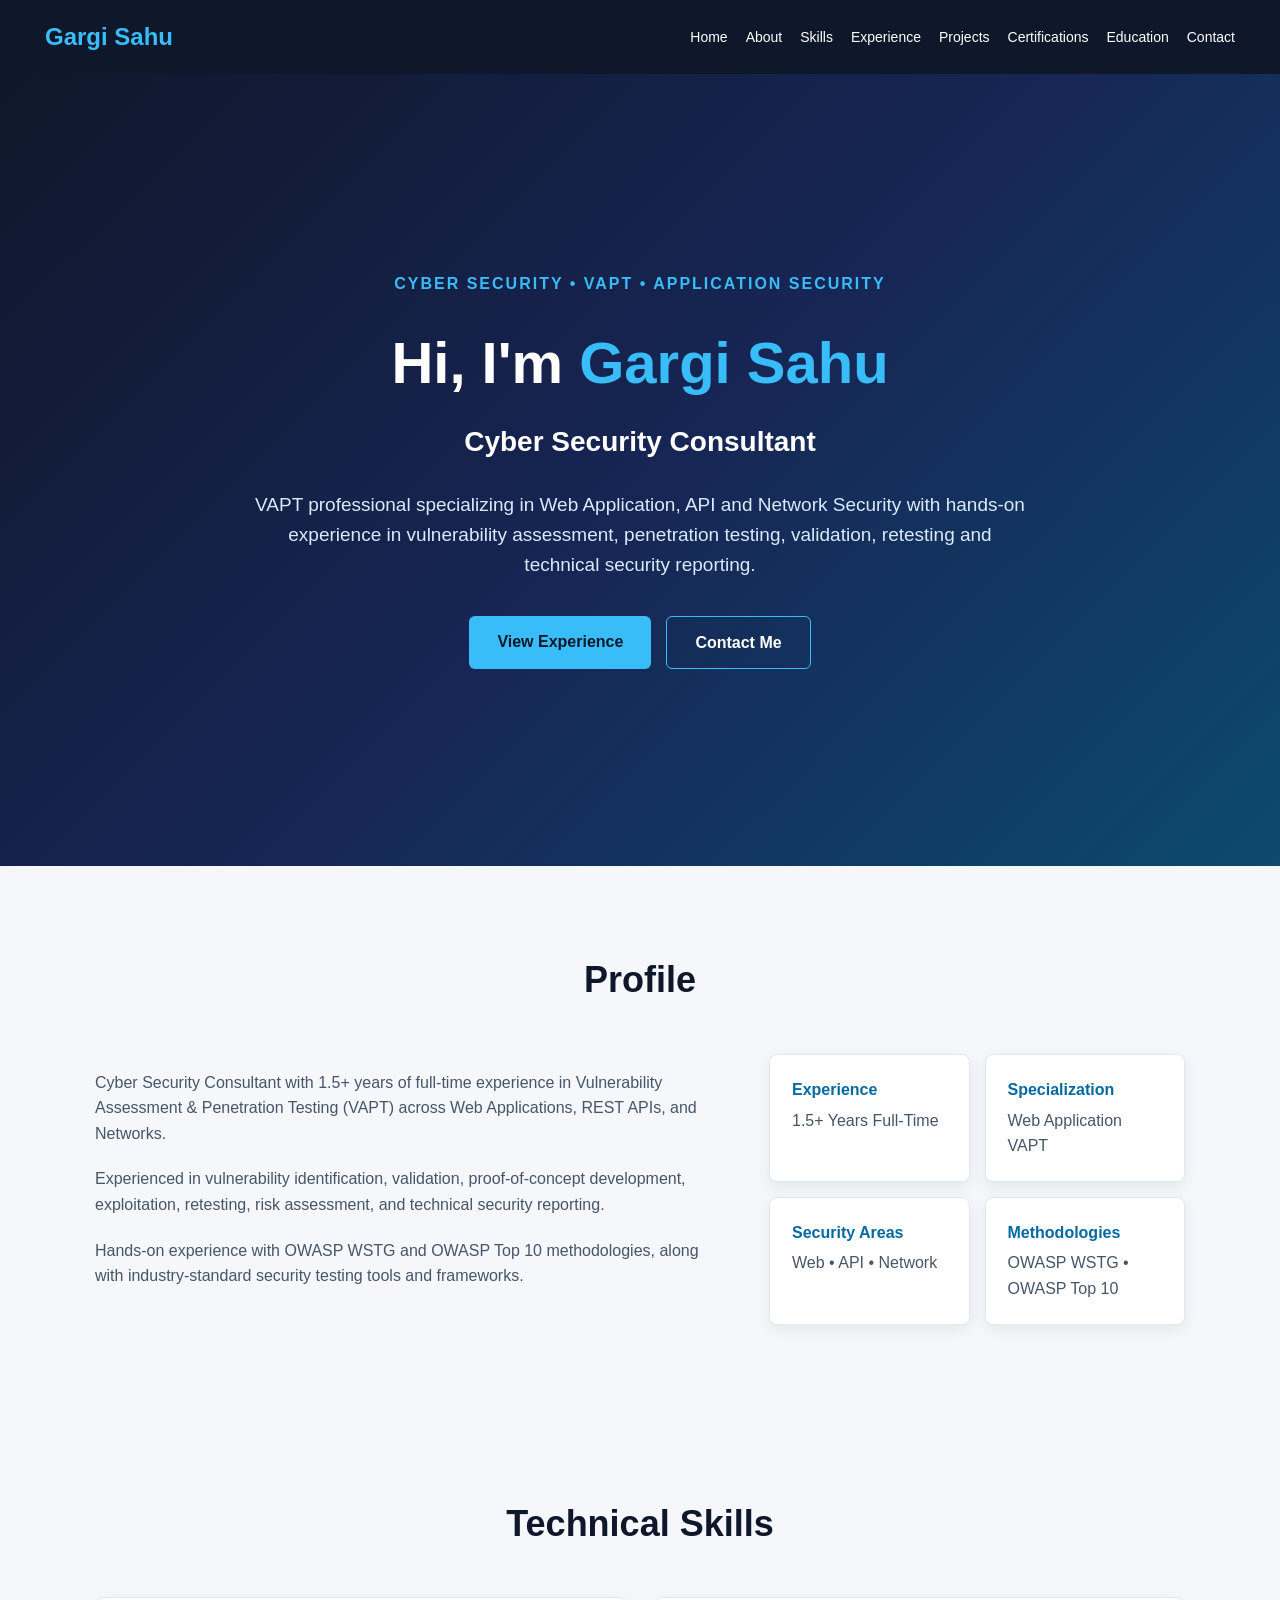
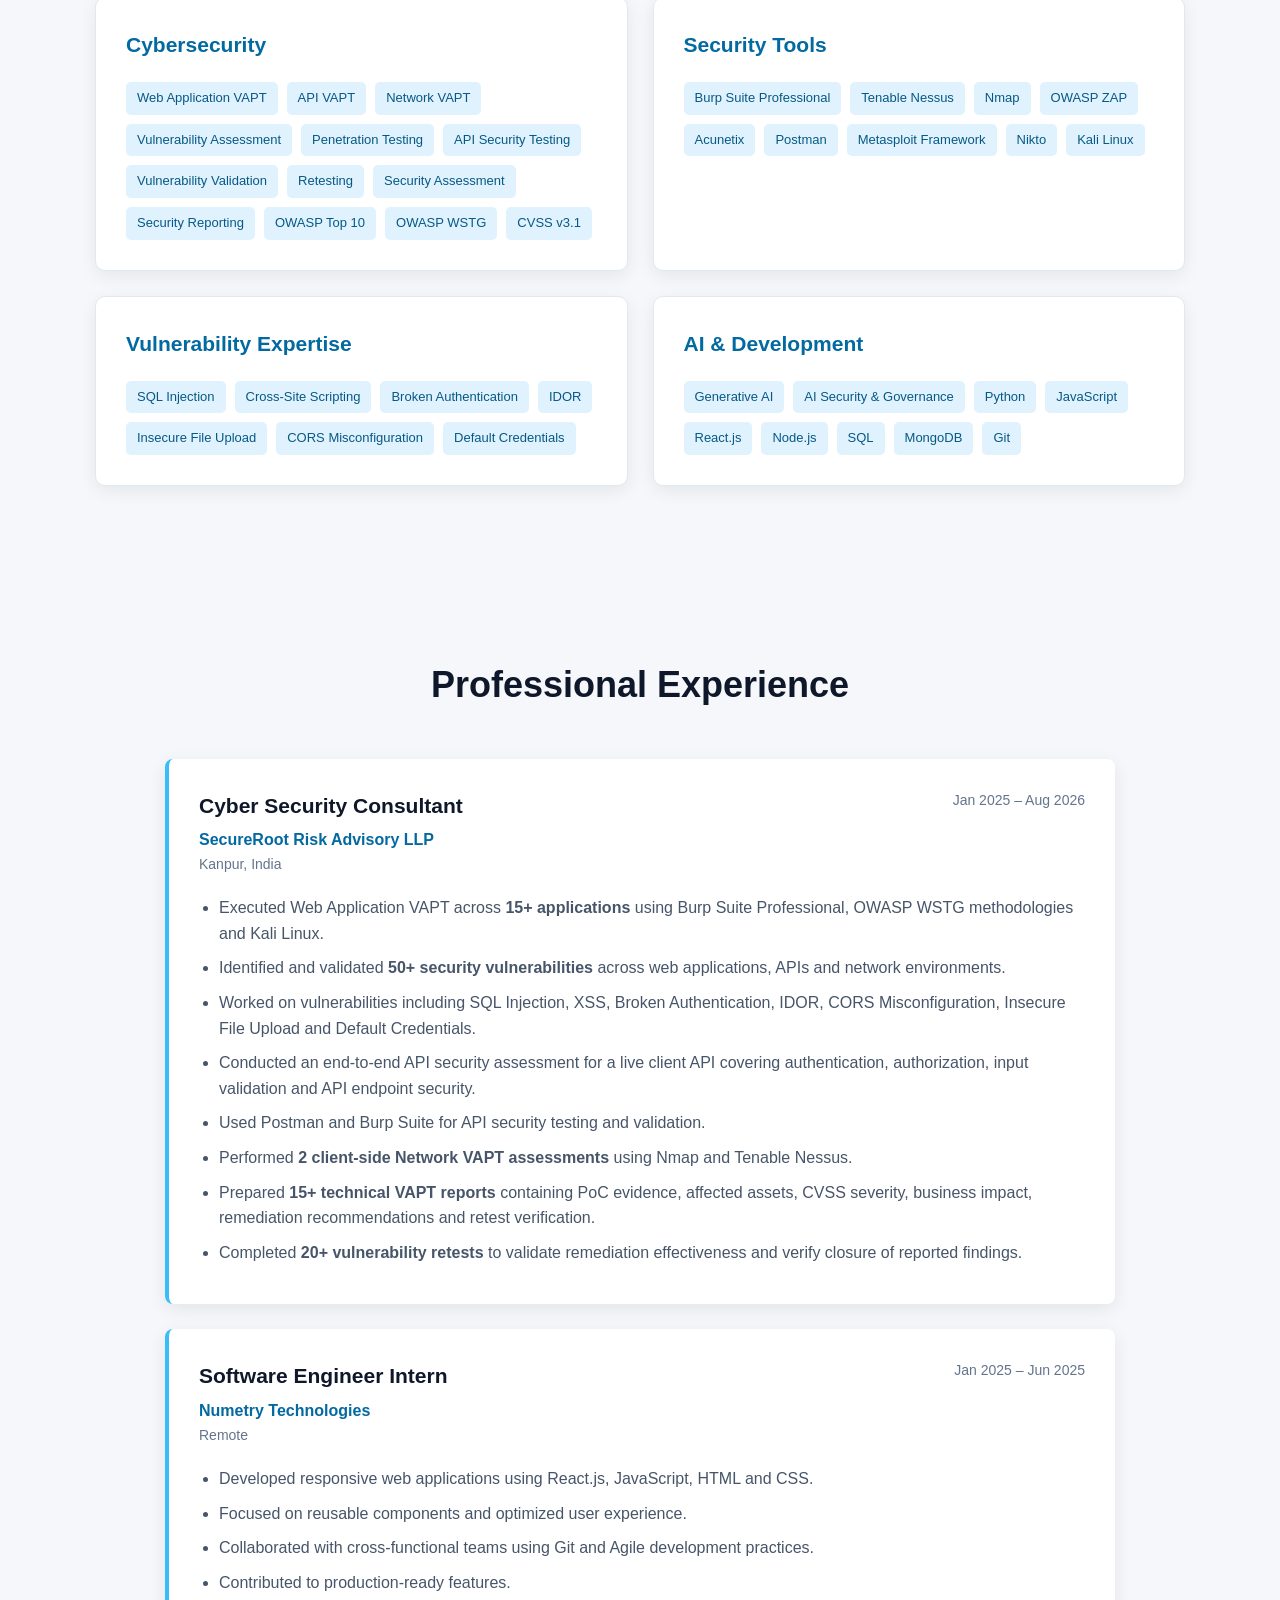
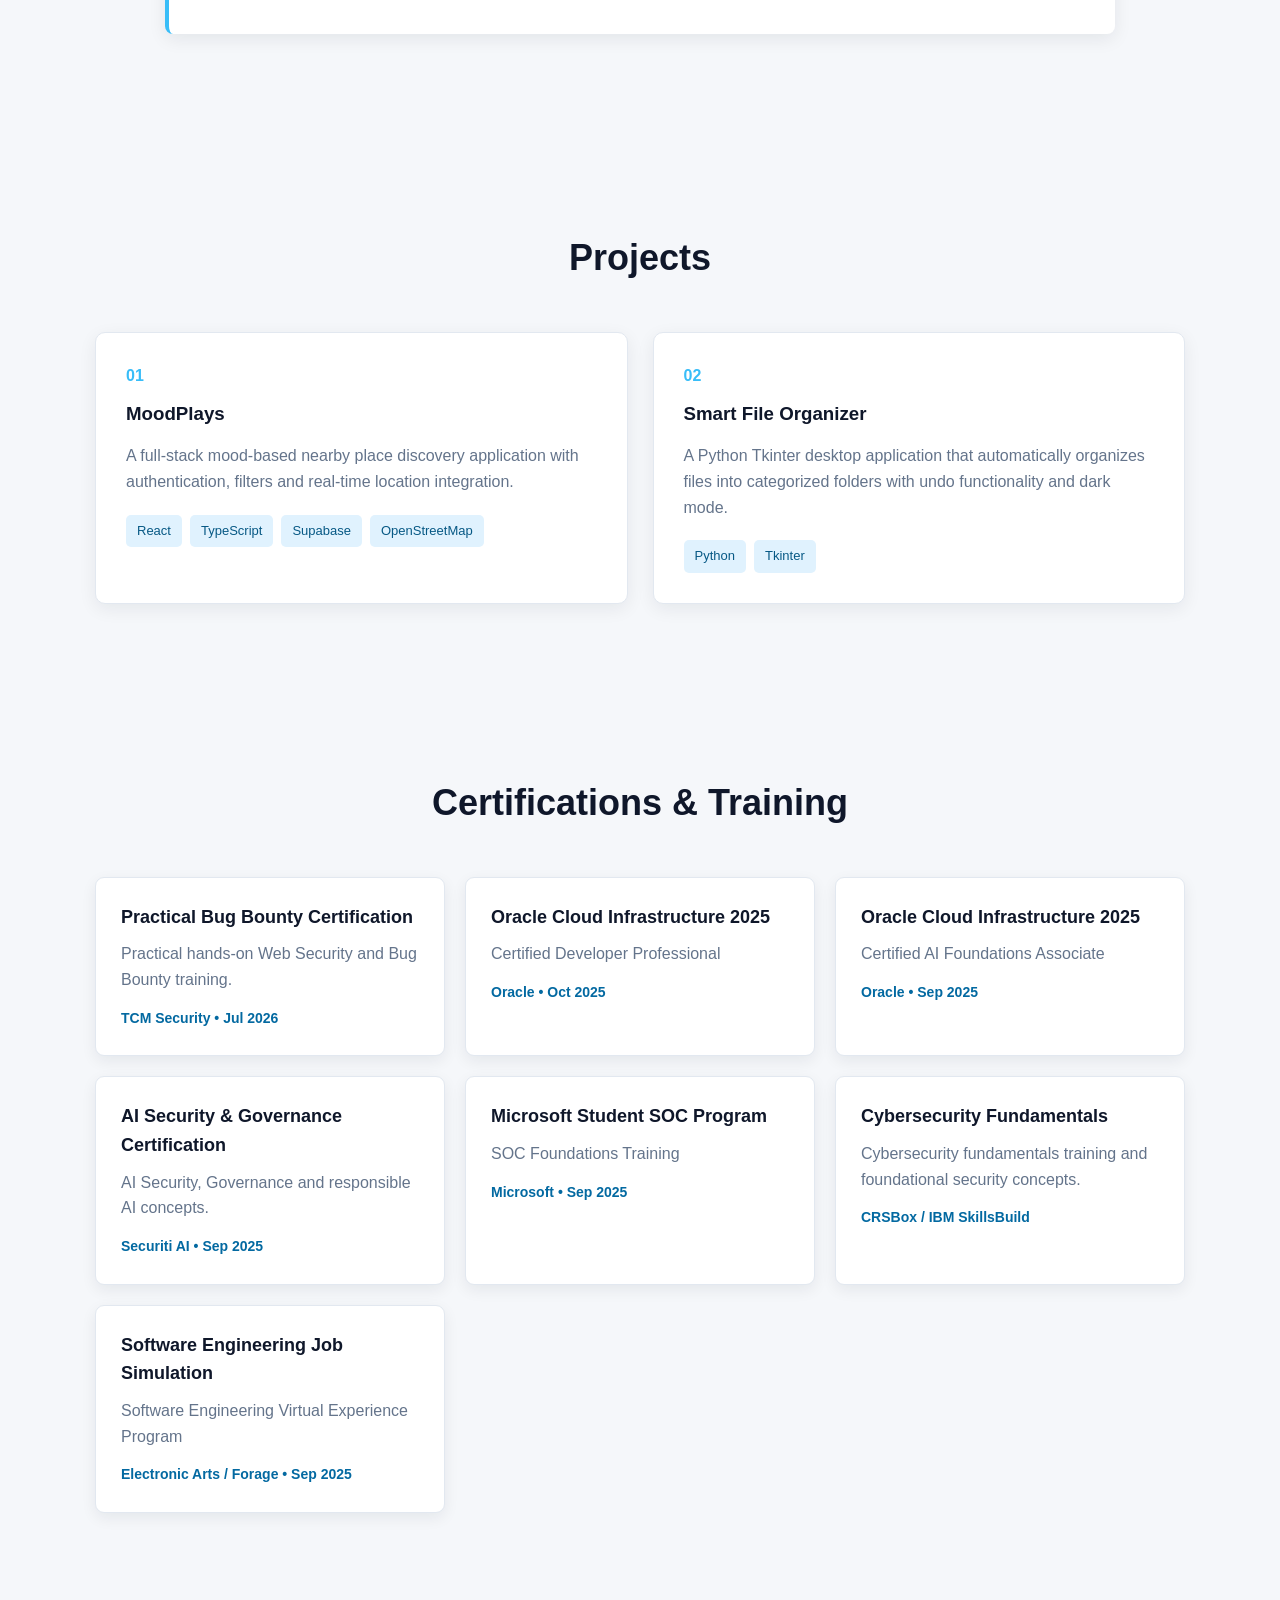
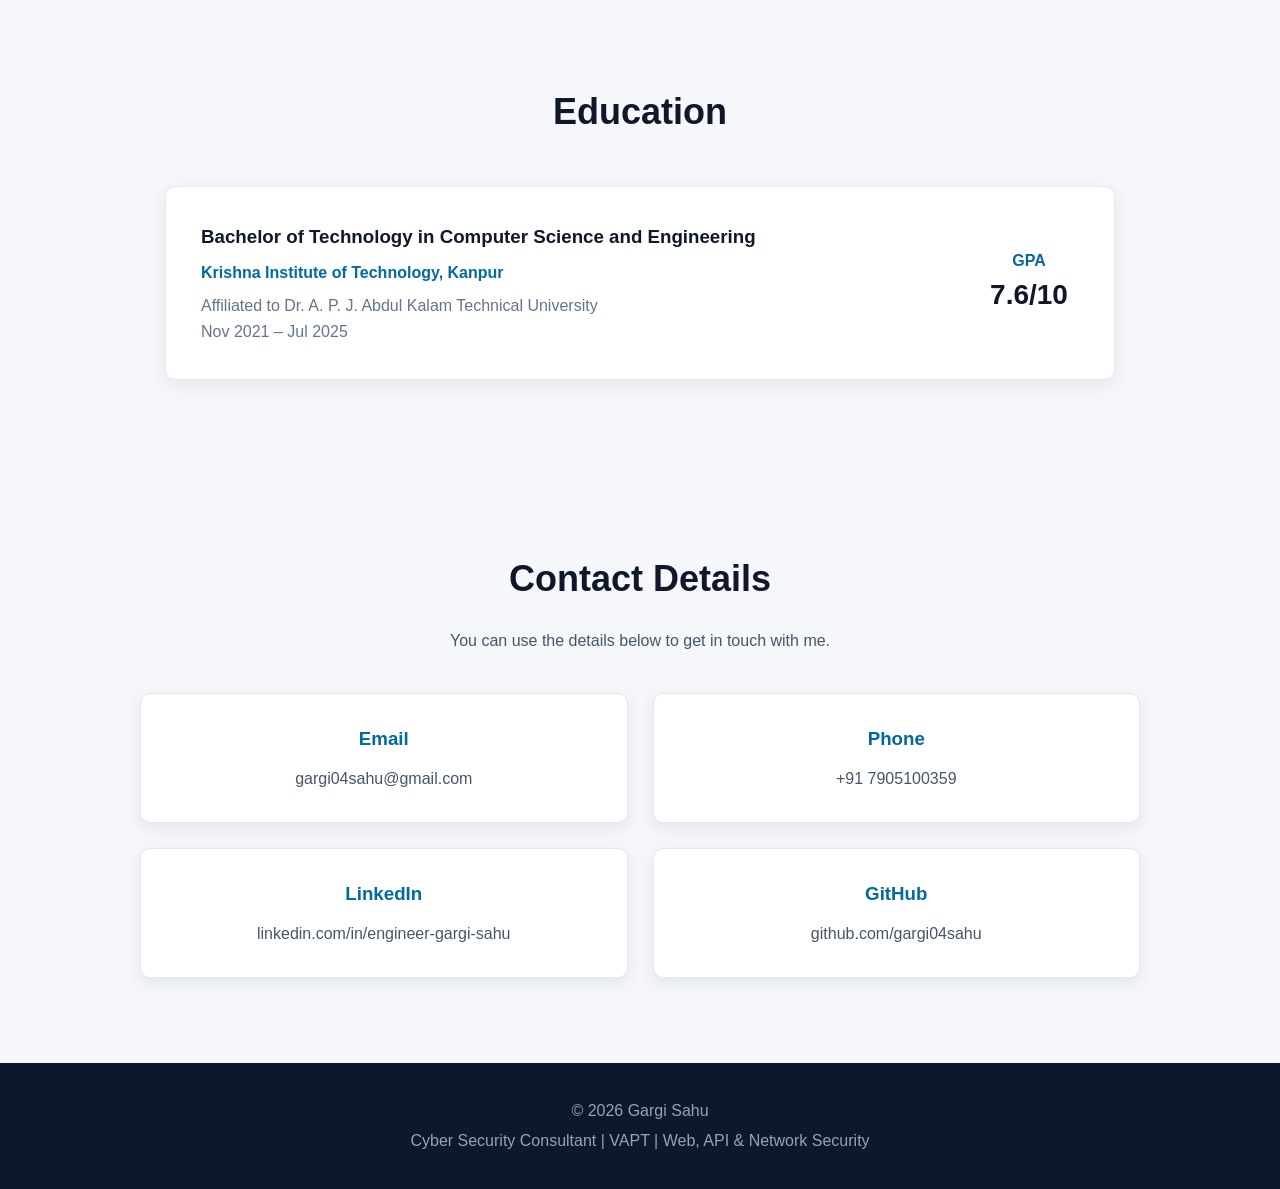
<file: index.html>
<!DOCTYPE html>
<html lang="en">

<head>
    <meta charset="UTF-8">
    <meta name="viewport" content="width=device-width, initial-scale=1.0">

    <title>Gargi Sahu | Cyber Security Consultant</title>

    <link rel="stylesheet" href="style.css">
</head>

<body>

    <!-- ================= NAVBAR ================= -->

    <header>
        <nav class="navbar">

            <div class="logo">
                Gargi Sahu
            </div>

            <ul class="nav-links">
                <li><a href="#home">Home</a></li>
                <li><a href="#about">About</a></li>
                <li><a href="#skills">Skills</a></li>
                <li><a href="#experience">Experience</a></li>
                <li><a href="#projects">Projects</a></li>
                <li><a href="#certifications">Certifications</a></li>
                <li><a href="#education">Education</a></li>
                <li><a href="#contact">Contact</a></li>
            </ul>

        </nav>
    </header>


    <main>

        <!-- ================= HERO ================= -->

        <section id="home" class="hero">

            <div class="hero-content">

                <p class="hero-tag">
                    CYBER SECURITY • VAPT • APPLICATION SECURITY
                </p>

                <h1>
                    Hi, I'm <span>Gargi Sahu</span>
                </h1>

                <h2>
                    Cyber Security Consultant
                </h2>

                <p>
                    VAPT professional specializing in Web Application,
                    API and Network Security with hands-on experience in
                    vulnerability assessment, penetration testing,
                    validation, retesting and technical security reporting.
                </p>

                <div class="hero-buttons">

                    <a href="#experience" class="btn">
                        View Experience
                    </a>

                    <a href="#contact" class="btn btn-outline">
                        Contact Me
                    </a>

                </div>

            </div>

        </section>


        <!-- ================= ABOUT ================= -->

        <section id="about" class="section">

            <h2>Profile</h2>

            <div class="about-content">

                <div class="about-text">

                    <p>
                        Cyber Security Consultant with 1.5+ years of
                        full-time experience in Vulnerability Assessment
                        & Penetration Testing (VAPT) across Web Applications,
                        REST APIs, and Networks.
                    </p>

                    <p>
                        Experienced in vulnerability identification,
                        validation, proof-of-concept development,
                        exploitation, retesting, risk assessment,
                        and technical security reporting.
                    </p>

                    <p>
                        Hands-on experience with OWASP WSTG and OWASP
                        Top 10 methodologies, along with industry-standard
                        security testing tools and frameworks.
                    </p>

                </div>


                <div class="about-highlights">

                    <div class="highlight">
                        <strong>Experience</strong>
                        <span>1.5+ Years Full-Time</span>
                    </div>

                    <div class="highlight">
                        <strong>Specialization</strong>
                        <span>Web Application VAPT</span>
                    </div>

                    <div class="highlight">
                        <strong>Security Areas</strong>
                        <span>Web • API • Network</span>
                    </div>

                    <div class="highlight">
                        <strong>Methodologies</strong>
                        <span>OWASP WSTG • OWASP Top 10</span>
                    </div>

                </div>

            </div>

        </section>


        <!-- ================= SKILLS ================= -->

        <section id="skills" class="section skills-section">

            <h2>Technical Skills</h2>

            <div class="skills-grid">


                <!-- Cybersecurity -->

                <div class="skill-card">

                    <h3>Cybersecurity</h3>

                    <div class="skill-tags">

                        <span>Web Application VAPT</span>
                        <span>API VAPT</span>
                        <span>Network VAPT</span>
                        <span>Vulnerability Assessment</span>
                        <span>Penetration Testing</span>
                        <span>API Security Testing</span>
                        <span>Vulnerability Validation</span>
                        <span>Retesting</span>
                        <span>Security Assessment</span>
                        <span>Security Reporting</span>
                        <span>OWASP Top 10</span>
                        <span>OWASP WSTG</span>
                        <span>CVSS v3.1</span>

                    </div>

                </div>


                <!-- Security Tools -->

                <div class="skill-card">

                    <h3>Security Tools</h3>

                    <div class="skill-tags">

                        <span>Burp Suite Professional</span>
                        <span>Tenable Nessus</span>
                        <span>Nmap</span>
                        <span>OWASP ZAP</span>
                        <span>Acunetix</span>
                        <span>Postman</span>
                        <span>Metasploit Framework</span>
                        <span>Nikto</span>
                        <span>Kali Linux</span>

                    </div>

                </div>


                <!-- Vulnerability Expertise -->

                <div class="skill-card">

                    <h3>Vulnerability Expertise</h3>

                    <div class="skill-tags">

                        <span>SQL Injection</span>
                        <span>Cross-Site Scripting</span>
                        <span>Broken Authentication</span>
                        <span>IDOR</span>
                        <span>Insecure File Upload</span>
                        <span>CORS Misconfiguration</span>
                        <span>Default Credentials</span>

                    </div>

                </div>


                <!-- AI & Development -->

                <div class="skill-card">

                    <h3>AI & Development</h3>

                    <div class="skill-tags">

                        <span>Generative AI</span>
                        <span>AI Security & Governance</span>
                        <span>Python</span>
                        <span>JavaScript</span>
                        <span>React.js</span>
                        <span>Node.js</span>
                        <span>SQL</span>
                        <span>MongoDB</span>
                        <span>Git</span>

                    </div>

                </div>

            </div>

        </section>


        <!-- ================= EXPERIENCE ================= -->

        <section id="experience" class="section">

            <h2>Professional Experience</h2>

            <div class="timeline">


                <!-- SecureRoot -->

                <div class="experience-card">

                    <div class="experience-header">

                        <div>

                            <h3>
                                Cyber Security Consultant
                            </h3>

                            <h4>
                                SecureRoot Risk Advisory LLP
                            </h4>

                            <p class="location">
                                Kanpur, India
                            </p>

                        </div>

                        <span class="experience-date">
                            Jan 2025 – Aug 2026
                        </span>

                    </div>


                    <ul>

                        <li>
                            Executed Web Application VAPT across
                            <strong>15+ applications</strong> using
                            Burp Suite Professional, OWASP WSTG
                            methodologies and Kali Linux.
                        </li>

                        <li>
                            Identified and validated
                            <strong>50+ security vulnerabilities</strong>
                            across web applications, APIs and network
                            environments.
                        </li>

                        <li>
                            Worked on vulnerabilities including SQL
                            Injection, XSS, Broken Authentication,
                            IDOR, CORS Misconfiguration, Insecure
                            File Upload and Default Credentials.
                        </li>

                        <li>
                            Conducted an end-to-end API security assessment
                            for a live client API covering authentication,
                            authorization, input validation and API
                            endpoint security.
                        </li>

                        <li>
                            Used Postman and Burp Suite for API security
                            testing and validation.
                        </li>

                        <li>
                            Performed <strong>2 client-side Network VAPT
                            assessments</strong> using Nmap and
                            Tenable Nessus.
                        </li>

                        <li>
                            Prepared <strong>15+ technical VAPT reports</strong>
                            containing PoC evidence, affected assets,
                            CVSS severity, business impact, remediation
                            recommendations and retest verification.
                        </li>

                        <li>
                            Completed <strong>20+ vulnerability retests</strong>
                            to validate remediation effectiveness and
                            verify closure of reported findings.
                        </li>

                    </ul>

                </div>


                <!-- Numetry -->

                <div class="experience-card">

                    <div class="experience-header">

                        <div>

                            <h3>
                                Software Engineer Intern
                            </h3>

                            <h4>
                                Numetry Technologies
                            </h4>

                            <p class="location">
                                Remote
                            </p>

                        </div>

                        <span class="experience-date">
                            Jan 2025 – Jun 2025
                        </span>

                    </div>


                    <ul>

                        <li>
                            Developed responsive web applications using
                            React.js, JavaScript, HTML and CSS.
                        </li>

                        <li>
                            Focused on reusable components and optimized
                            user experience.
                        </li>

                        <li>
                            Collaborated with cross-functional teams
                            using Git and Agile development practices.
                        </li>

                        <li>
                            Contributed to production-ready features.
                        </li>

                    </ul>

                </div>

            </div>

        </section>


        <!-- ================= PROJECTS ================= -->

        <!-- ================= PROJECTS ================= -->

<section id="projects" class="section projects-section">

    <h2>Projects</h2>

    <div class="projects-grid">

        <!-- MoodPlays -->

        <div class="project-card">

            <div class="project-number">01</div>

            <h3>MoodPlays</h3>

            <p>
                A full-stack mood-based nearby place discovery application
                with authentication, filters and real-time location
                integration.
            </p>

            <div class="project-tags">
                <span>React</span>
                <span>TypeScript</span>
                <span>Supabase</span>
                <span>OpenStreetMap</span>
            </div>

        </div>


        <!-- Smart File Organizer -->

        <div class="project-card">

            <div class="project-number">02</div>

            <h3>Smart File Organizer</h3>

            <p>
                A Python Tkinter desktop application that automatically
                organizes files into categorized folders with undo
                functionality and dark mode.
            </p>

            <div class="project-tags">
                <span>Python</span>
                <span>Tkinter</span>
            </div>

        </div>


    </div>

</section>


<!-- ================= CERTIFICATIONS ================= -->

<section id="certifications" class="section">

    <h2>Certifications & Training</h2>

    <div class="certification-grid">


        <!-- Practical Bug Bounty -->

        <div class="cert-card">

            <h3>
                Practical Bug Bounty Certification
            </h3>

            <p>
                Practical hands-on Web Security and Bug Bounty training.
            </p>

            <span>
                TCM Security • Jul 2026
            </span>

        </div>


        <!-- Oracle Developer -->

        <div class="cert-card">

            <h3>
                Oracle Cloud Infrastructure 2025
            </h3>

            <p>
                Certified Developer Professional
            </p>

            <span>
                Oracle • Oct 2025
            </span>

        </div>


        <!-- Oracle AI -->

        <div class="cert-card">

            <h3>
                Oracle Cloud Infrastructure 2025
            </h3>

            <p>
                Certified AI Foundations Associate
            </p>

            <span>
                Oracle • Sep 2025
            </span>

        </div>


        <!-- AI Security -->

        <div class="cert-card">

            <h3>
                AI Security & Governance Certification
            </h3>

            <p>
                AI Security, Governance and responsible AI concepts.
            </p>

            <span>
                Securiti AI • Sep 2025
            </span>

        </div>


        <!-- Microsoft SOC -->

        <div class="cert-card">

            <h3>
                Microsoft Student SOC Program
            </h3>

            <p>
                SOC Foundations Training
            </p>

            <span>
                Microsoft • Sep 2025
            </span>

        </div>


        <!-- Cybersecurity Fundamentals -->

        <div class="cert-card">

            <h3>
                Cybersecurity Fundamentals
            </h3>

            <p>
                Cybersecurity fundamentals training and foundational
                security concepts.
            </p>

            <span>
                CRSBox / IBM SkillsBuild
            </span>

        </div>


        <!-- EA -->

        <div class="cert-card">

            <h3>
                Software Engineering Job Simulation
            </h3>

            <p>
                Software Engineering Virtual Experience Program
            </p>

            <span>
                Electronic Arts / Forage • Sep 2025
            </span>

        </div>


        

    </div>

</section>

        <!-- ================= EDUCATION ================= -->

        <section id="education" class="section education-section">

            <h2>Education</h2>

            <div class="education-card">

                <div>

                    <h3>
                        Bachelor of Technology in
                        Computer Science and Engineering
                    </h3>

                    <h4>
                        Krishna Institute of Technology, Kanpur
                    </h4>

                    <p>
                        Affiliated to Dr. A. P. J. Abdul Kalam Technical University
                    </p>

                    <p>
                        Nov 2021 – Jul 2025
                    </p>

                </div>

                <div class="cgpa">

                    <strong>
                        GPA
                    </strong>

                    <span>
                        7.6/10
                    </span>

                </div>

            </div>

        </section>


        <!-- ================= CONTACT ================= -->

        <section id="contact" class="section contact-section">

            <h2>Contact Details</h2>

            <p class="contact-intro">
                You can use the details below to get in touch with me.
            </p>

            <div class="contact-container">


                <!-- Email -->

                <div class="contact-card">

                    <h3>Email</h3>

                    <a href="mailto:gargi04sahu@gmail.com">
                        gargi04sahu@gmail.com
                    </a>

                </div>


                <!-- Phone -->

                <div class="contact-card">

                    <h3>Phone</h3>

                    <a href="tel:+917905100359">
                        +91 7905100359
                    </a>

                </div>


                <!-- LinkedIn -->

                <div class="contact-card">

                    <h3>LinkedIn</h3>

                    <a href="https://www.linkedin.com/in/engineer-gargi-sahu/"
                       target="_blank"
                       rel="noopener noreferrer">

                        linkedin.com/in/engineer-gargi-sahu

                    </a>

                </div>


                <!-- GitHub -->

                <div class="contact-card">

                    <h3>GitHub</h3>

                    <a href="https://github.com/gargi04sahu"
                       target="_blank"
                       rel="noopener noreferrer">

                        github.com/gargi04sahu

                    </a>

                </div>

            </div>

        </section>

    </main>


    <!-- ================= FOOTER ================= -->

    <footer>

        <p>
            © 2026 Gargi Sahu
        </p>

        <p>
            Cyber Security Consultant | VAPT | Web, API & Network Security
        </p>

    </footer>

</body>

</html>
</file>
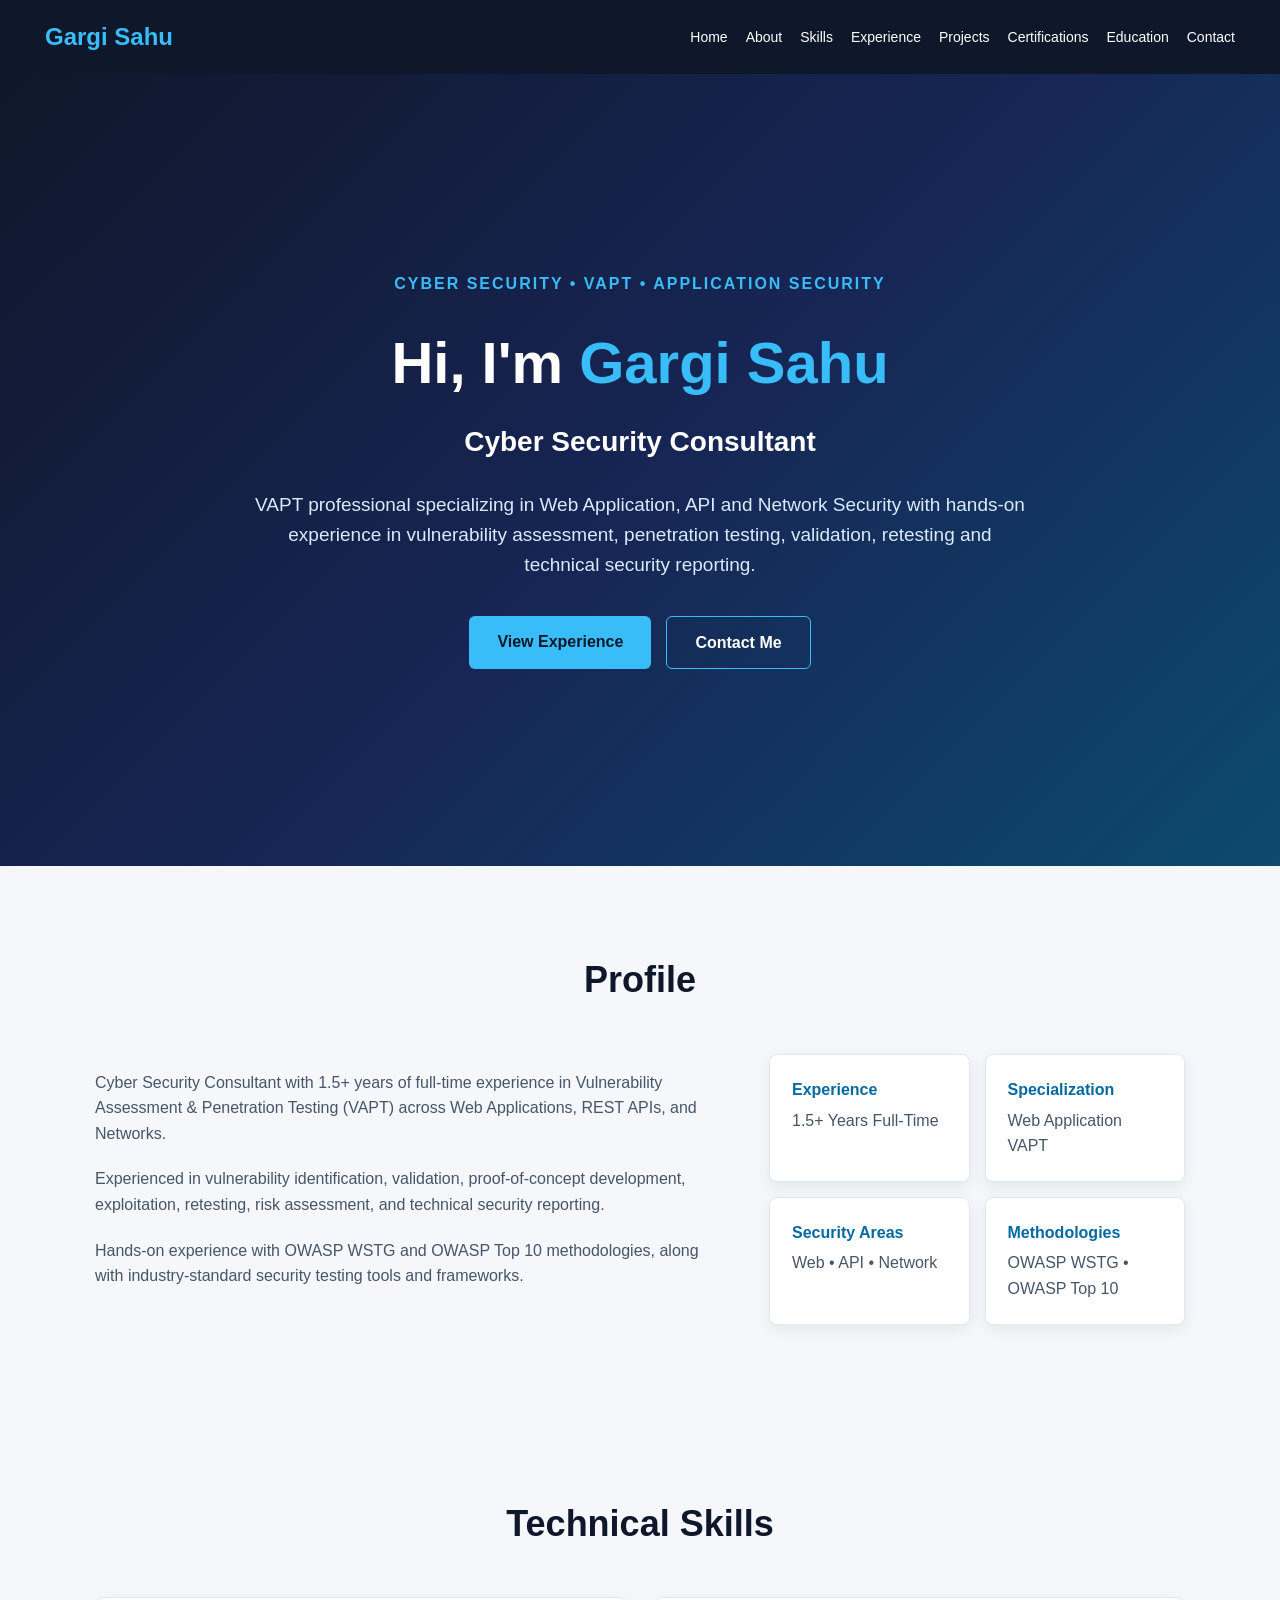
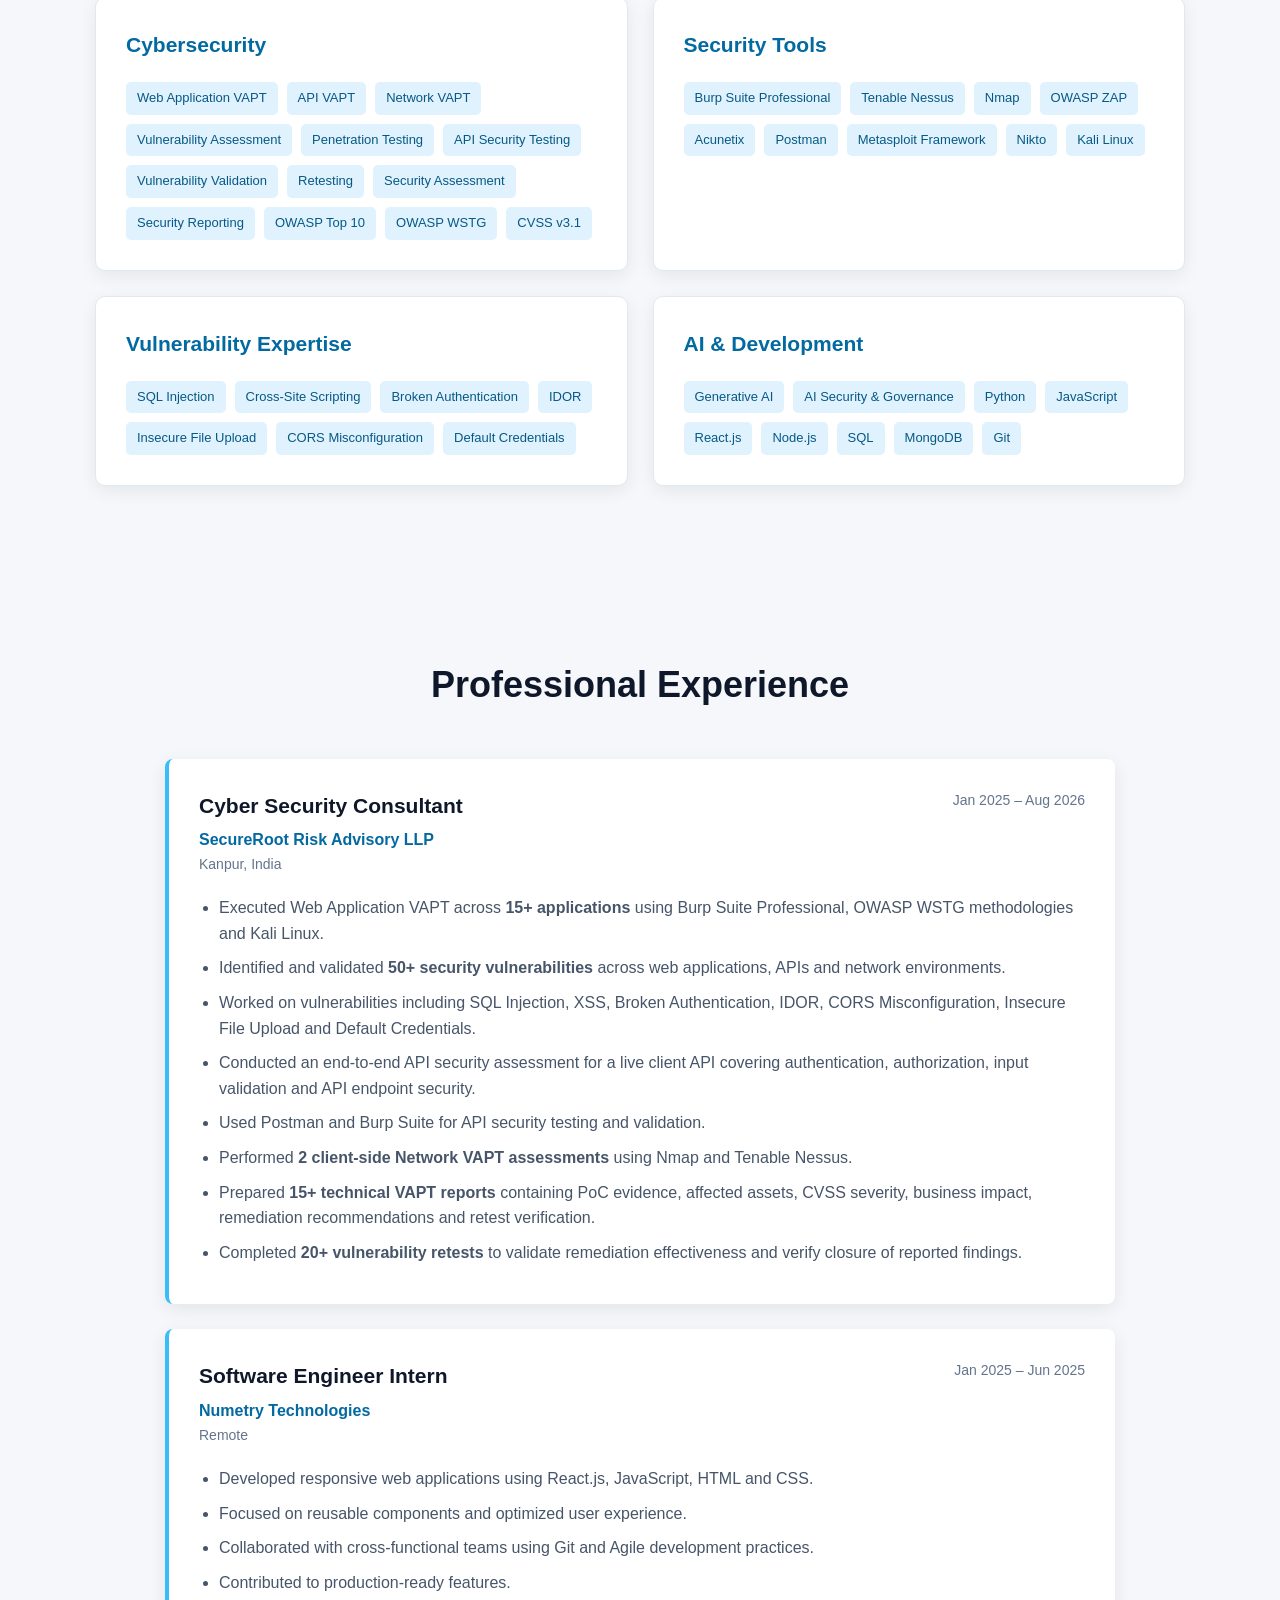
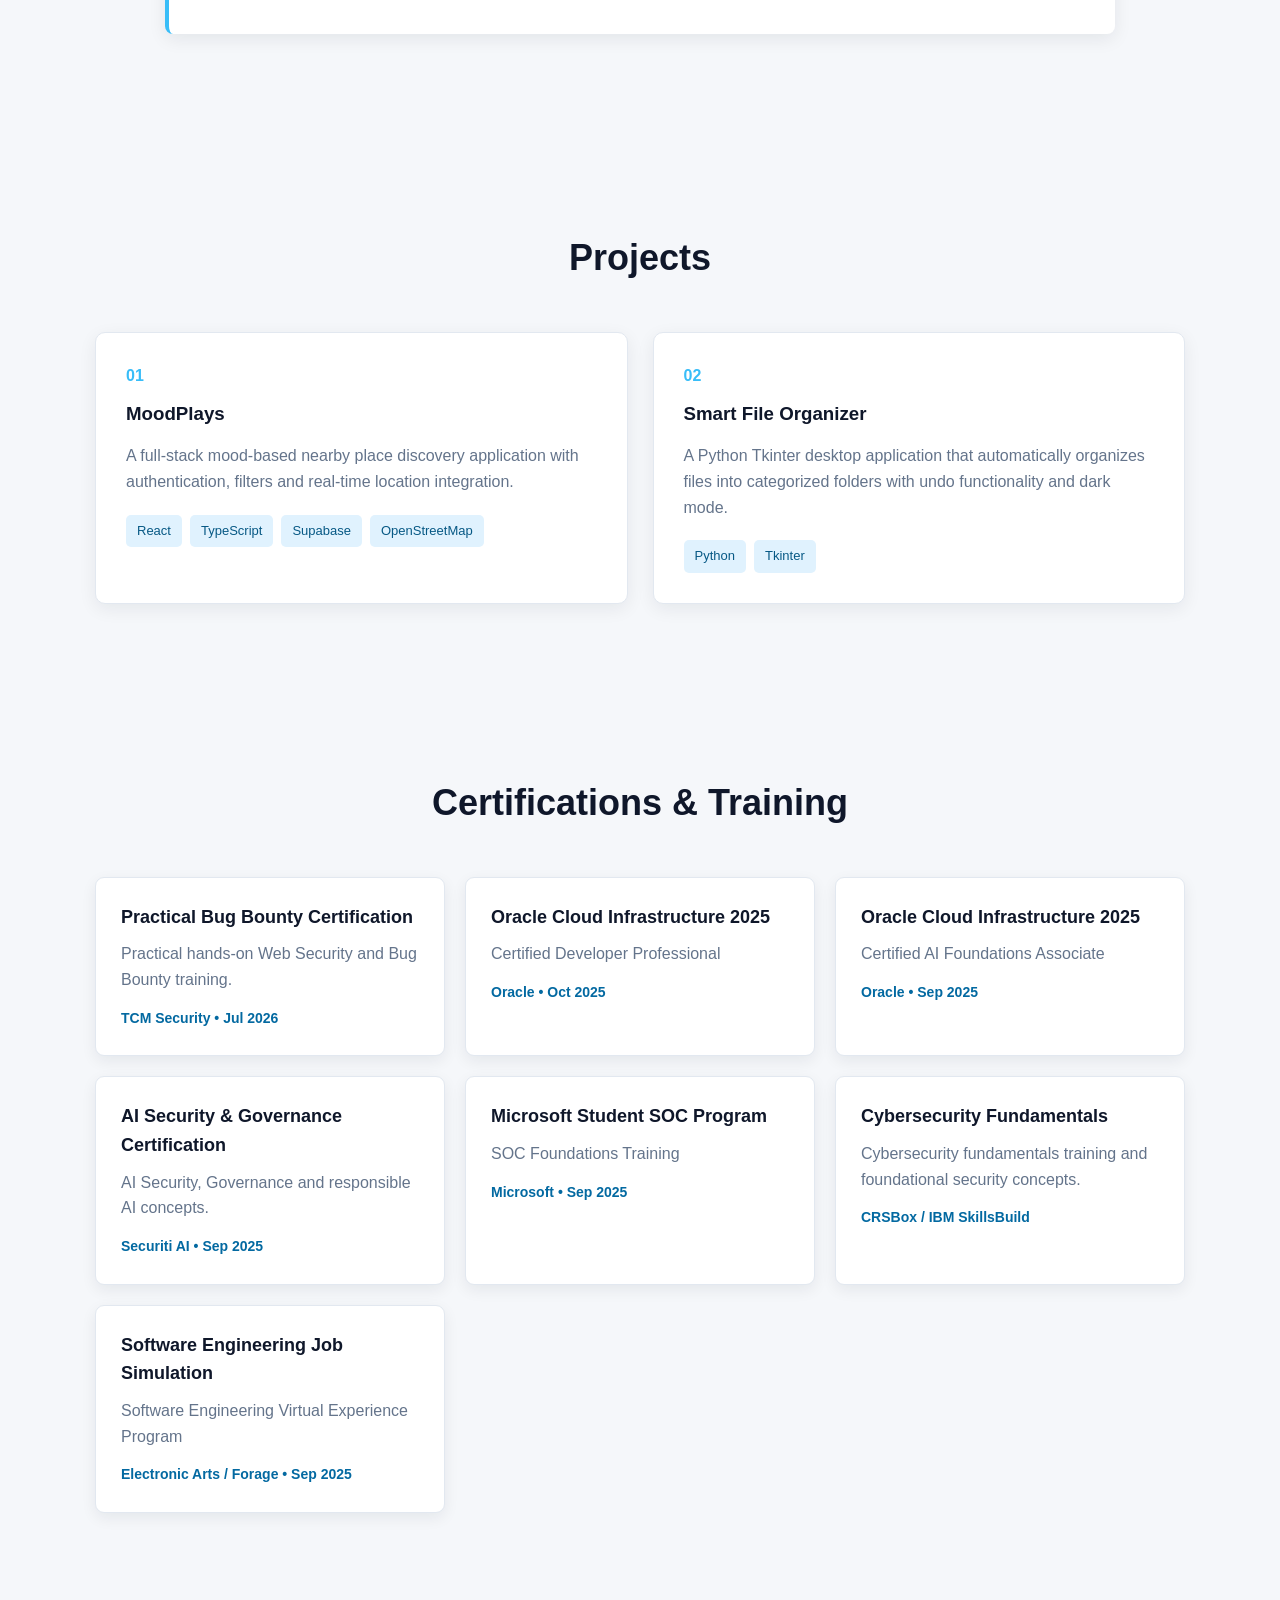
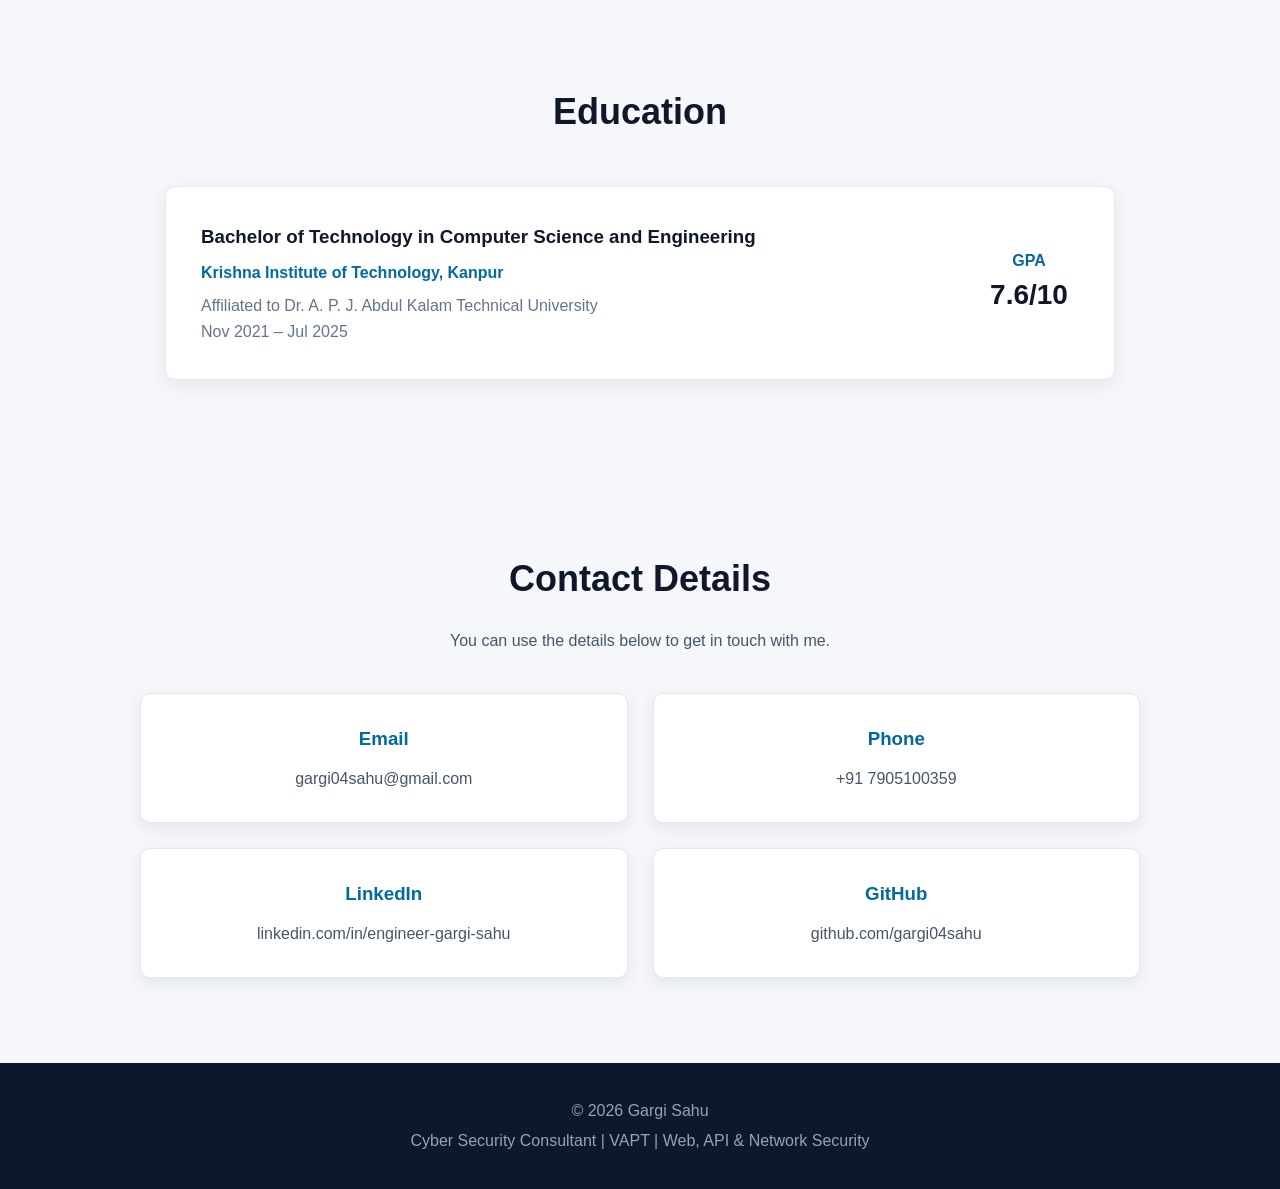
<file: docs/index.html>
<!DOCTYPE html>
<html lang="en">

<head>
    <meta charset="UTF-8">
    <meta name="viewport" content="width=device-width, initial-scale=1.0">

    <title>Gargi Sahu | Cyber Security Consultant</title>

    <link rel="stylesheet" href="style.css">
</head>

<body>

    <!-- ================= NAVBAR ================= -->

    <header>
        <nav class="navbar">

            <div class="logo">
                Gargi Sahu
            </div>

            <ul class="nav-links">
                <li><a href="#home">Home</a></li>
                <li><a href="#about">About</a></li>
                <li><a href="#skills">Skills</a></li>
                <li><a href="#experience">Experience</a></li>
                <li><a href="#projects">Projects</a></li>
                <li><a href="#certifications">Certifications</a></li>
                <li><a href="#education">Education</a></li>
                <li><a href="#contact">Contact</a></li>
            </ul>

        </nav>
    </header>


    <main>

        <!-- ================= HERO ================= -->

        <section id="home" class="hero">

            <div class="hero-content">

                <p class="hero-tag">
                    CYBER SECURITY • VAPT • APPLICATION SECURITY
                </p>

                <h1>
                    Hi, I'm <span>Gargi Sahu</span>
                </h1>

                <h2>
                    Cyber Security Consultant
                </h2>

                <p>
                    VAPT professional specializing in Web Application,
                    API and Network Security with hands-on experience in
                    vulnerability assessment, penetration testing,
                    validation, retesting and technical security reporting.
                </p>

                <div class="hero-buttons">

                    <a href="#experience" class="btn">
                        View Experience
                    </a>

                    <a href="#contact" class="btn btn-outline">
                        Contact Me
                    </a>

                </div>

            </div>

        </section>


        <!-- ================= ABOUT ================= -->

        <section id="about" class="section">

            <h2>Profile</h2>

            <div class="about-content">

                <div class="about-text">

                    <p>
                        Cyber Security Consultant with 1.5+ years of
                        full-time experience in Vulnerability Assessment
                        & Penetration Testing (VAPT) across Web Applications,
                        REST APIs, and Networks.
                    </p>

                    <p>
                        Experienced in vulnerability identification,
                        validation, proof-of-concept development,
                        exploitation, retesting, risk assessment,
                        and technical security reporting.
                    </p>

                    <p>
                        Hands-on experience with OWASP WSTG and OWASP
                        Top 10 methodologies, along with industry-standard
                        security testing tools and frameworks.
                    </p>

                </div>


                <div class="about-highlights">

                    <div class="highlight">
                        <strong>Experience</strong>
                        <span>1.5+ Years Full-Time</span>
                    </div>

                    <div class="highlight">
                        <strong>Specialization</strong>
                        <span>Web Application VAPT</span>
                    </div>

                    <div class="highlight">
                        <strong>Security Areas</strong>
                        <span>Web • API • Network</span>
                    </div>

                    <div class="highlight">
                        <strong>Methodologies</strong>
                        <span>OWASP WSTG • OWASP Top 10</span>
                    </div>

                </div>

            </div>

        </section>


        <!-- ================= SKILLS ================= -->

        <section id="skills" class="section skills-section">

            <h2>Technical Skills</h2>

            <div class="skills-grid">


                <!-- Cybersecurity -->

                <div class="skill-card">

                    <h3>Cybersecurity</h3>

                    <div class="skill-tags">

                        <span>Web Application VAPT</span>
                        <span>API VAPT</span>
                        <span>Network VAPT</span>
                        <span>Vulnerability Assessment</span>
                        <span>Penetration Testing</span>
                        <span>API Security Testing</span>
                        <span>Vulnerability Validation</span>
                        <span>Retesting</span>
                        <span>Security Assessment</span>
                        <span>Security Reporting</span>
                        <span>OWASP Top 10</span>
                        <span>OWASP WSTG</span>
                        <span>CVSS v3.1</span>

                    </div>

                </div>


                <!-- Security Tools -->

                <div class="skill-card">

                    <h3>Security Tools</h3>

                    <div class="skill-tags">

                        <span>Burp Suite Professional</span>
                        <span>Tenable Nessus</span>
                        <span>Nmap</span>
                        <span>OWASP ZAP</span>
                        <span>Acunetix</span>
                        <span>Postman</span>
                        <span>Metasploit Framework</span>
                        <span>Nikto</span>
                        <span>Kali Linux</span>

                    </div>

                </div>


                <!-- Vulnerability Expertise -->

                <div class="skill-card">

                    <h3>Vulnerability Expertise</h3>

                    <div class="skill-tags">

                        <span>SQL Injection</span>
                        <span>Cross-Site Scripting</span>
                        <span>Broken Authentication</span>
                        <span>IDOR</span>
                        <span>Insecure File Upload</span>
                        <span>CORS Misconfiguration</span>
                        <span>Default Credentials</span>

                    </div>

                </div>


                <!-- AI & Development -->

                <div class="skill-card">

                    <h3>AI & Development</h3>

                    <div class="skill-tags">

                        <span>Generative AI</span>
                        <span>AI Security & Governance</span>
                        <span>Python</span>
                        <span>JavaScript</span>
                        <span>React.js</span>
                        <span>Node.js</span>
                        <span>SQL</span>
                        <span>MongoDB</span>
                        <span>Git</span>

                    </div>

                </div>

            </div>

        </section>


        <!-- ================= EXPERIENCE ================= -->

        <section id="experience" class="section">

            <h2>Professional Experience</h2>

            <div class="timeline">


                <!-- SecureRoot -->

                <div class="experience-card">

                    <div class="experience-header">

                        <div>

                            <h3>
                                Cyber Security Consultant
                            </h3>

                            <h4>
                                SecureRoot Risk Advisory LLP
                            </h4>

                            <p class="location">
                                Kanpur, India
                            </p>

                        </div>

                        <span class="experience-date">
                            Jan 2025 – Aug 2026
                        </span>

                    </div>


                    <ul>

                        <li>
                            Executed Web Application VAPT across
                            <strong>15+ applications</strong> using
                            Burp Suite Professional, OWASP WSTG
                            methodologies and Kali Linux.
                        </li>

                        <li>
                            Identified and validated
                            <strong>50+ security vulnerabilities</strong>
                            across web applications, APIs and network
                            environments.
                        </li>

                        <li>
                            Worked on vulnerabilities including SQL
                            Injection, XSS, Broken Authentication,
                            IDOR, CORS Misconfiguration, Insecure
                            File Upload and Default Credentials.
                        </li>

                        <li>
                            Conducted an end-to-end API security assessment
                            for a live client API covering authentication,
                            authorization, input validation and API
                            endpoint security.
                        </li>

                        <li>
                            Used Postman and Burp Suite for API security
                            testing and validation.
                        </li>

                        <li>
                            Performed <strong>2 client-side Network VAPT
                            assessments</strong> using Nmap and
                            Tenable Nessus.
                        </li>

                        <li>
                            Prepared <strong>15+ technical VAPT reports</strong>
                            containing PoC evidence, affected assets,
                            CVSS severity, business impact, remediation
                            recommendations and retest verification.
                        </li>

                        <li>
                            Completed <strong>20+ vulnerability retests</strong>
                            to validate remediation effectiveness and
                            verify closure of reported findings.
                        </li>

                    </ul>

                </div>


                <!-- Numetry -->

                <div class="experience-card">

                    <div class="experience-header">

                        <div>

                            <h3>
                                Software Engineer Intern
                            </h3>

                            <h4>
                                Numetry Technologies
                            </h4>

                            <p class="location">
                                Remote
                            </p>

                        </div>

                        <span class="experience-date">
                            Jan 2025 – Jun 2025
                        </span>

                    </div>


                    <ul>

                        <li>
                            Developed responsive web applications using
                            React.js, JavaScript, HTML and CSS.
                        </li>

                        <li>
                            Focused on reusable components and optimized
                            user experience.
                        </li>

                        <li>
                            Collaborated with cross-functional teams
                            using Git and Agile development practices.
                        </li>

                        <li>
                            Contributed to production-ready features.
                        </li>

                    </ul>

                </div>

            </div>

        </section>


        <!-- ================= PROJECTS ================= -->

        <!-- ================= PROJECTS ================= -->

<section id="projects" class="section projects-section">

    <h2>Projects</h2>

    <div class="projects-grid">

        <!-- MoodPlays -->

        <div class="project-card">

            <div class="project-number">01</div>

            <h3>MoodPlays</h3>

            <p>
                A full-stack mood-based nearby place discovery application
                with authentication, filters and real-time location
                integration.
            </p>

            <div class="project-tags">
                <span>React</span>
                <span>TypeScript</span>
                <span>Supabase</span>
                <span>OpenStreetMap</span>
            </div>

        </div>


        <!-- Smart File Organizer -->

        <div class="project-card">

            <div class="project-number">02</div>

            <h3>Smart File Organizer</h3>

            <p>
                A Python Tkinter desktop application that automatically
                organizes files into categorized folders with undo
                functionality and dark mode.
            </p>

            <div class="project-tags">
                <span>Python</span>
                <span>Tkinter</span>
            </div>

        </div>


    </div>

</section>


<!-- ================= CERTIFICATIONS ================= -->

<section id="certifications" class="section">

    <h2>Certifications & Training</h2>

    <div class="certification-grid">


        <!-- Practical Bug Bounty -->

        <div class="cert-card">

            <h3>
                Practical Bug Bounty Certification
            </h3>

            <p>
                Practical hands-on Web Security and Bug Bounty training.
            </p>

            <span>
                TCM Security • Jul 2026
            </span>

        </div>


        <!-- Oracle Developer -->

        <div class="cert-card">

            <h3>
                Oracle Cloud Infrastructure 2025
            </h3>

            <p>
                Certified Developer Professional
            </p>

            <span>
                Oracle • Oct 2025
            </span>

        </div>


        <!-- Oracle AI -->

        <div class="cert-card">

            <h3>
                Oracle Cloud Infrastructure 2025
            </h3>

            <p>
                Certified AI Foundations Associate
            </p>

            <span>
                Oracle • Sep 2025
            </span>

        </div>


        <!-- AI Security -->

        <div class="cert-card">

            <h3>
                AI Security & Governance Certification
            </h3>

            <p>
                AI Security, Governance and responsible AI concepts.
            </p>

            <span>
                Securiti AI • Sep 2025
            </span>

        </div>


        <!-- Microsoft SOC -->

        <div class="cert-card">

            <h3>
                Microsoft Student SOC Program
            </h3>

            <p>
                SOC Foundations Training
            </p>

            <span>
                Microsoft • Sep 2025
            </span>

        </div>


        <!-- Cybersecurity Fundamentals -->

        <div class="cert-card">

            <h3>
                Cybersecurity Fundamentals
            </h3>

            <p>
                Cybersecurity fundamentals training and foundational
                security concepts.
            </p>

            <span>
                CRSBox / IBM SkillsBuild
            </span>

        </div>


        <!-- EA -->

        <div class="cert-card">

            <h3>
                Software Engineering Job Simulation
            </h3>

            <p>
                Software Engineering Virtual Experience Program
            </p>

            <span>
                Electronic Arts / Forage • Sep 2025
            </span>

        </div>


        

    </div>

</section>

        <!-- ================= EDUCATION ================= -->

        <section id="education" class="section education-section">

            <h2>Education</h2>

            <div class="education-card">

                <div>

                    <h3>
                        Bachelor of Technology in
                        Computer Science and Engineering
                    </h3>

                    <h4>
                        Krishna Institute of Technology, Kanpur
                    </h4>

                    <p>
                        Affiliated to Dr. A. P. J. Abdul Kalam Technical University
                    </p>

                    <p>
                        Nov 2021 – Jul 2025
                    </p>

                </div>

                <div class="cgpa">

                    <strong>
                        GPA
                    </strong>

                    <span>
                        7.6/10
                    </span>

                </div>

            </div>

        </section>


        <!-- ================= CONTACT ================= -->

        <section id="contact" class="section contact-section">

            <h2>Contact Details</h2>

            <p class="contact-intro">
                You can use the details below to get in touch with me.
            </p>

            <div class="contact-container">


                <!-- Email -->

                <div class="contact-card">

                    <h3>Email</h3>

                    <a href="mailto:gargi04sahu@gmail.com">
                        gargi04sahu@gmail.com
                    </a>

                </div>


                <!-- Phone -->

                <div class="contact-card">

                    <h3>Phone</h3>

                    <a href="tel:+917905100359">
                        +91 7905100359
                    </a>

                </div>


                <!-- LinkedIn -->

                <div class="contact-card">

                    <h3>LinkedIn</h3>

                    <a href="https://www.linkedin.com/in/engineer-gargi-sahu/"
                       target="_blank"
                       rel="noopener noreferrer">

                        linkedin.com/in/engineer-gargi-sahu

                    </a>

                </div>


                <!-- GitHub -->

                <div class="contact-card">

                    <h3>GitHub</h3>

                    <a href="https://github.com/gargi04sahu"
                       target="_blank"
                       rel="noopener noreferrer">

                        github.com/gargi04sahu

                    </a>

                </div>

            </div>

        </section>

    </main>


    <!-- ================= FOOTER ================= -->

    <footer>

        <p>
            © 2026 Gargi Sahu
        </p>

        <p>
            Cyber Security Consultant | VAPT | Web, API & Network Security
        </p>

    </footer>

</body>

</html>
</file>
<file: style.css>
* {
    margin: 0;
    padding: 0;
    box-sizing: border-box;
}

html {
    scroll-behavior: smooth;
}

body {
    font-family: Arial, Helvetica, sans-serif;
    background: #f5f7fa;
    color: #1f2937;
    line-height: 1.6;
}


/* ================= NAVBAR ================= */

header {
    background: #0f172a;
    position: sticky;
    top: 0;
    z-index: 1000;
}

.navbar {
    max-width: 1250px;
    margin: auto;
    padding: 18px 30px;

    display: flex;
    justify-content: space-between;
    align-items: center;
}

.logo {
    color: #38bdf8;
    font-size: 24px;
    font-weight: bold;
}

.nav-links {
    list-style: none;

    display: flex;
    gap: 18px;

    flex-wrap: wrap;
    justify-content: center;
}

.nav-links a {
    color: white;
    text-decoration: none;
    font-size: 14px;
    transition: 0.3s ease;
}

.nav-links a:hover {
    color: #38bdf8;
}


/* ================= HERO ================= */

.hero {
    min-height: 88vh;

    display: flex;
    justify-content: center;
    align-items: center;

    text-align: center;

    padding: 70px 20px;

    background: linear-gradient(
        135deg,
        #0f172a,
        #172554,
        #0c4a6e
    );

    color: white;
}

.hero-content {
    max-width: 850px;
}

.hero-tag {
    color: #38bdf8;
    font-weight: bold;
    letter-spacing: 2px;
    margin-bottom: 20px;
}

.hero h1 {
    font-size: 58px;
    margin-bottom: 10px;
}

.hero h1 span {
    color: #38bdf8;
}

.hero h2 {
    font-size: 28px;
    margin-bottom: 25px;
}

.hero p:not(.hero-tag) {
    font-size: 19px;
    color: #dbeafe;

    max-width: 780px;
    margin: auto auto 35px;
}

.hero-buttons {
    display: flex;
    justify-content: center;
    gap: 15px;
    flex-wrap: wrap;
}

.btn {
    display: inline-block;

    padding: 13px 28px;

    background: #38bdf8;
    color: #0f172a;

    text-decoration: none;
    font-weight: bold;

    border-radius: 6px;

    transition: 0.3s ease;
}

.btn:hover {
    transform: translateY(-3px);
}

.btn-outline {
    background: transparent;
    color: white;
    border: 1px solid #38bdf8;
}


/* ================= SECTIONS ================= */

.section {
    max-width: 1150px;
    margin: auto;
    padding: 85px 30px;
}

.section h2 {
    text-align: center;
    font-size: 36px;
    color: #0f172a;
    margin-bottom: 45px;
}


/* ================= ABOUT ================= */

.about-content {
    display: grid;
    grid-template-columns: 1.5fr 1fr;
    gap: 50px;
    align-items: center;
}

.about-text p {
    margin-bottom: 20px;
    color: #475569;
}

.about-highlights {
    display: grid;
    grid-template-columns: 1fr 1fr;
    gap: 15px;
}

.highlight {
    background: white;
    padding: 22px;
    border-radius: 8px;
    border: 1px solid #e2e8f0;
    box-shadow: 0 5px 15px rgba(15, 23, 42, 0.07);
}

.highlight strong {
    display: block;
    color: #0369a1;
    margin-bottom: 5px;
}

.highlight span {
    color: #475569;
}


/* ================= SKILLS ================= */

.skills-grid {
    display: grid;
    grid-template-columns: repeat(2, 1fr);
    gap: 25px;
}

.skill-card {
    background: white;
    padding: 30px;
    border-radius: 10px;
    border: 1px solid #e2e8f0;
    box-shadow: 0 5px 18px rgba(15, 23, 42, 0.07);
}

.skill-card h3 {
    color: #0369a1;
    margin-bottom: 20px;
    font-size: 21px;
}

.skill-tags {
    display: flex;
    flex-wrap: wrap;
    gap: 9px;
}

.skill-tags span,
.project-tags span {
    background: #e0f2fe;
    color: #075985;

    padding: 6px 11px;

    border-radius: 5px;

    font-size: 13px;
}


/* ================= EXPERIENCE ================= */

.timeline {
    max-width: 950px;
    margin: auto;
}

.experience-card {
    background: white;

    padding: 30px;
    margin-bottom: 25px;

    border-left: 4px solid #38bdf8;
    border-radius: 8px;

    box-shadow: 0 5px 18px rgba(15, 23, 42, 0.08);
}

.experience-header {
    display: flex;
    justify-content: space-between;

    gap: 20px;
    margin-bottom: 20px;
}

.experience-card h3 {
    color: #0f172a;
    font-size: 21px;
}

.experience-card h4 {
    color: #0369a1;
    font-size: 16px;
    margin-top: 5px;
}

.location {
    color: #64748b;
    font-size: 14px;
}

.experience-date {
    color: #64748b;
    font-size: 14px;
    white-space: nowrap;
}

.experience-card ul {
    padding-left: 20px;
    color: #475569;
}

.experience-card li {
    margin-bottom: 9px;
}


/* ================= PROJECTS ================= */

.projects-grid {
    display: grid;
    grid-template-columns: repeat(2, 1fr);
    gap: 25px;
}

.project-card {
    background: white;

    padding: 30px;

    border-radius: 10px;

    border: 1px solid #e2e8f0;

    box-shadow: 0 5px 18px rgba(15, 23, 42, 0.07);

    transition: 0.3s ease;
}

.project-card:hover {
    transform: translateY(-5px);
}

.project-number {
    color: #38bdf8;
    font-weight: bold;
    margin-bottom: 10px;
}

.project-card h3 {
    color: #0f172a;
    margin-bottom: 15px;
}

.project-card p {
    color: #64748b;
    margin-bottom: 20px;
}

.project-tags {
    display: flex;
    flex-wrap: wrap;
    gap: 8px;
}


/* ================= CERTIFICATIONS ================= */

.certification-grid {
    display: grid;

    grid-template-columns: repeat(3, 1fr);

    gap: 20px;
}

.cert-card {
    background: white;

    padding: 25px;

    border-radius: 9px;

    border: 1px solid #e2e8f0;

    box-shadow: 0 5px 15px rgba(15, 23, 42, 0.07);
}

.cert-card h3 {
    color: #0f172a;

    font-size: 18px;

    margin-bottom: 10px;
}

.cert-card p {
    color: #64748b;

    margin-bottom: 12px;
}

.cert-card span {
    color: #0369a1;

    font-size: 14px;

    font-weight: bold;
}


/* ================= EDUCATION ================= */

.education-card {
    max-width: 950px;

    margin: auto;

    background: white;

    padding: 35px;

    border-radius: 10px;

    border: 1px solid #e2e8f0;

    box-shadow: 0 5px 18px rgba(15, 23, 42, 0.07);

    display: flex;

    justify-content: space-between;

    align-items: center;

    gap: 30px;
}

.education-card h3 {
    color: #0f172a;
    margin-bottom: 8px;
}

.education-card h4 {
    color: #0369a1;
    margin-bottom: 8px;
}

.education-card p {
    color: #64748b;
}

.cgpa {
    text-align: center;
    min-width: 100px;
}

.cgpa strong {
    display: block;
    color: #0369a1;
}

.cgpa span {
    font-size: 28px;
    font-weight: bold;
    color: #0f172a;
}


/* ================= CONTACT ================= */

.contact-section {
    text-align: center;
}

.contact-intro {
    color: #475569;
    margin-top: -25px;
    margin-bottom: 40px;
}

.contact-container {
    max-width: 1000px;

    margin: auto;

    display: grid;

    grid-template-columns: repeat(2, 1fr);

    gap: 25px;
}

.contact-card {
    background: white;

    padding: 30px;

    border-radius: 10px;

    border: 1px solid #e2e8f0;

    box-shadow: 0 5px 18px rgba(15, 23, 42, 0.08);

    transition: 0.3s ease;
}

.contact-card:hover {
    transform: translateY(-4px);
}

.contact-card h3 {
    color: #0369a1;
    margin-bottom: 12px;
}

.contact-card a {
    color: #475569;

    text-decoration: none;

    word-break: break-word;
}

.contact-card a:hover {
    color: #0284c7;
    text-decoration: underline;
}


/* ================= FOOTER ================= */

footer {
    background: #0f172a;

    color: #94a3b8;

    text-align: center;

    padding: 30px;
}

footer p {
    margin: 5px;
}


/* ================= RESPONSIVE ================= */

@media (max-width: 950px) {

    .navbar {
        flex-direction: column;
        gap: 15px;
    }

    .about-content {
        grid-template-columns: 1fr;
    }

    .certification-grid {
        grid-template-columns: repeat(2, 1fr);
    }

}


@media (max-width: 700px) {

    .section {
        padding: 60px 20px;
    }

    .hero {
        min-height: 80vh;
    }

    .hero h1 {
        font-size: 38px;
    }

    .hero h2 {
        font-size: 22px;
    }

    .hero p:not(.hero-tag) {
        font-size: 16px;
    }

    .skills-grid,
    .projects-grid,
    .contact-container,
    .certification-grid {
        grid-template-columns: 1fr;
    }

    .experience-header {
        flex-direction: column;
    }

    .experience-date {
        white-space: normal;
    }

    .education-card {
        flex-direction: column;
        text-align: center;
    }

    .about-highlights {
        grid-template-columns: 1fr;
    }

    .nav-links {
        gap: 10px;
    }

}
</file>
<file: docs/style.css>
* {
    margin: 0;
    padding: 0;
    box-sizing: border-box;
}

html {
    scroll-behavior: smooth;
}

body {
    font-family: Arial, Helvetica, sans-serif;
    background: #f5f7fa;
    color: #1f2937;
    line-height: 1.6;
}


/* ================= NAVBAR ================= */

header {
    background: #0f172a;
    position: sticky;
    top: 0;
    z-index: 1000;
}

.navbar {
    max-width: 1250px;
    margin: auto;
    padding: 18px 30px;

    display: flex;
    justify-content: space-between;
    align-items: center;
}

.logo {
    color: #38bdf8;
    font-size: 24px;
    font-weight: bold;
}

.nav-links {
    list-style: none;

    display: flex;
    gap: 18px;

    flex-wrap: wrap;
    justify-content: center;
}

.nav-links a {
    color: white;
    text-decoration: none;
    font-size: 14px;
    transition: 0.3s ease;
}

.nav-links a:hover {
    color: #38bdf8;
}


/* ================= HERO ================= */

.hero {
    min-height: 88vh;

    display: flex;
    justify-content: center;
    align-items: center;

    text-align: center;

    padding: 70px 20px;

    background: linear-gradient(
        135deg,
        #0f172a,
        #172554,
        #0c4a6e
    );

    color: white;
}

.hero-content {
    max-width: 850px;
}

.hero-tag {
    color: #38bdf8;
    font-weight: bold;
    letter-spacing: 2px;
    margin-bottom: 20px;
}

.hero h1 {
    font-size: 58px;
    margin-bottom: 10px;
}

.hero h1 span {
    color: #38bdf8;
}

.hero h2 {
    font-size: 28px;
    margin-bottom: 25px;
}

.hero p:not(.hero-tag) {
    font-size: 19px;
    color: #dbeafe;

    max-width: 780px;
    margin: auto auto 35px;
}

.hero-buttons {
    display: flex;
    justify-content: center;
    gap: 15px;
    flex-wrap: wrap;
}

.btn {
    display: inline-block;

    padding: 13px 28px;

    background: #38bdf8;
    color: #0f172a;

    text-decoration: none;
    font-weight: bold;

    border-radius: 6px;

    transition: 0.3s ease;
}

.btn:hover {
    transform: translateY(-3px);
}

.btn-outline {
    background: transparent;
    color: white;
    border: 1px solid #38bdf8;
}


/* ================= SECTIONS ================= */

.section {
    max-width: 1150px;
    margin: auto;
    padding: 85px 30px;
}

.section h2 {
    text-align: center;
    font-size: 36px;
    color: #0f172a;
    margin-bottom: 45px;
}


/* ================= ABOUT ================= */

.about-content {
    display: grid;
    grid-template-columns: 1.5fr 1fr;
    gap: 50px;
    align-items: center;
}

.about-text p {
    margin-bottom: 20px;
    color: #475569;
}

.about-highlights {
    display: grid;
    grid-template-columns: 1fr 1fr;
    gap: 15px;
}

.highlight {
    background: white;
    padding: 22px;
    border-radius: 8px;
    border: 1px solid #e2e8f0;
    box-shadow: 0 5px 15px rgba(15, 23, 42, 0.07);
}

.highlight strong {
    display: block;
    color: #0369a1;
    margin-bottom: 5px;
}

.highlight span {
    color: #475569;
}


/* ================= SKILLS ================= */

.skills-grid {
    display: grid;
    grid-template-columns: repeat(2, 1fr);
    gap: 25px;
}

.skill-card {
    background: white;
    padding: 30px;
    border-radius: 10px;
    border: 1px solid #e2e8f0;
    box-shadow: 0 5px 18px rgba(15, 23, 42, 0.07);
}

.skill-card h3 {
    color: #0369a1;
    margin-bottom: 20px;
    font-size: 21px;
}

.skill-tags {
    display: flex;
    flex-wrap: wrap;
    gap: 9px;
}

.skill-tags span,
.project-tags span {
    background: #e0f2fe;
    color: #075985;

    padding: 6px 11px;

    border-radius: 5px;

    font-size: 13px;
}


/* ================= EXPERIENCE ================= */

.timeline {
    max-width: 950px;
    margin: auto;
}

.experience-card {
    background: white;

    padding: 30px;
    margin-bottom: 25px;

    border-left: 4px solid #38bdf8;
    border-radius: 8px;

    box-shadow: 0 5px 18px rgba(15, 23, 42, 0.08);
}

.experience-header {
    display: flex;
    justify-content: space-between;

    gap: 20px;
    margin-bottom: 20px;
}

.experience-card h3 {
    color: #0f172a;
    font-size: 21px;
}

.experience-card h4 {
    color: #0369a1;
    font-size: 16px;
    margin-top: 5px;
}

.location {
    color: #64748b;
    font-size: 14px;
}

.experience-date {
    color: #64748b;
    font-size: 14px;
    white-space: nowrap;
}

.experience-card ul {
    padding-left: 20px;
    color: #475569;
}

.experience-card li {
    margin-bottom: 9px;
}


/* ================= PROJECTS ================= */

.projects-grid {
    display: grid;
    grid-template-columns: repeat(2, 1fr);
    gap: 25px;
}

.project-card {
    background: white;

    padding: 30px;

    border-radius: 10px;

    border: 1px solid #e2e8f0;

    box-shadow: 0 5px 18px rgba(15, 23, 42, 0.07);

    transition: 0.3s ease;
}

.project-card:hover {
    transform: translateY(-5px);
}

.project-number {
    color: #38bdf8;
    font-weight: bold;
    margin-bottom: 10px;
}

.project-card h3 {
    color: #0f172a;
    margin-bottom: 15px;
}

.project-card p {
    color: #64748b;
    margin-bottom: 20px;
}

.project-tags {
    display: flex;
    flex-wrap: wrap;
    gap: 8px;
}


/* ================= CERTIFICATIONS ================= */

.certification-grid {
    display: grid;

    grid-template-columns: repeat(3, 1fr);

    gap: 20px;
}

.cert-card {
    background: white;

    padding: 25px;

    border-radius: 9px;

    border: 1px solid #e2e8f0;

    box-shadow: 0 5px 15px rgba(15, 23, 42, 0.07);
}

.cert-card h3 {
    color: #0f172a;

    font-size: 18px;

    margin-bottom: 10px;
}

.cert-card p {
    color: #64748b;

    margin-bottom: 12px;
}

.cert-card span {
    color: #0369a1;

    font-size: 14px;

    font-weight: bold;
}


/* ================= EDUCATION ================= */

.education-card {
    max-width: 950px;

    margin: auto;

    background: white;

    padding: 35px;

    border-radius: 10px;

    border: 1px solid #e2e8f0;

    box-shadow: 0 5px 18px rgba(15, 23, 42, 0.07);

    display: flex;

    justify-content: space-between;

    align-items: center;

    gap: 30px;
}

.education-card h3 {
    color: #0f172a;
    margin-bottom: 8px;
}

.education-card h4 {
    color: #0369a1;
    margin-bottom: 8px;
}

.education-card p {
    color: #64748b;
}

.cgpa {
    text-align: center;
    min-width: 100px;
}

.cgpa strong {
    display: block;
    color: #0369a1;
}

.cgpa span {
    font-size: 28px;
    font-weight: bold;
    color: #0f172a;
}


/* ================= CONTACT ================= */

.contact-section {
    text-align: center;
}

.contact-intro {
    color: #475569;
    margin-top: -25px;
    margin-bottom: 40px;
}

.contact-container {
    max-width: 1000px;

    margin: auto;

    display: grid;

    grid-template-columns: repeat(2, 1fr);

    gap: 25px;
}

.contact-card {
    background: white;

    padding: 30px;

    border-radius: 10px;

    border: 1px solid #e2e8f0;

    box-shadow: 0 5px 18px rgba(15, 23, 42, 0.08);

    transition: 0.3s ease;
}

.contact-card:hover {
    transform: translateY(-4px);
}

.contact-card h3 {
    color: #0369a1;
    margin-bottom: 12px;
}

.contact-card a {
    color: #475569;

    text-decoration: none;

    word-break: break-word;
}

.contact-card a:hover {
    color: #0284c7;
    text-decoration: underline;
}


/* ================= FOOTER ================= */

footer {
    background: #0f172a;

    color: #94a3b8;

    text-align: center;

    padding: 30px;
}

footer p {
    margin: 5px;
}


/* ================= RESPONSIVE ================= */

@media (max-width: 950px) {

    .navbar {
        flex-direction: column;
        gap: 15px;
    }

    .about-content {
        grid-template-columns: 1fr;
    }

    .certification-grid {
        grid-template-columns: repeat(2, 1fr);
    }

}


@media (max-width: 700px) {

    .section {
        padding: 60px 20px;
    }

    .hero {
        min-height: 80vh;
    }

    .hero h1 {
        font-size: 38px;
    }

    .hero h2 {
        font-size: 22px;
    }

    .hero p:not(.hero-tag) {
        font-size: 16px;
    }

    .skills-grid,
    .projects-grid,
    .contact-container,
    .certification-grid {
        grid-template-columns: 1fr;
    }

    .experience-header {
        flex-direction: column;
    }

    .experience-date {
        white-space: normal;
    }

    .education-card {
        flex-direction: column;
        text-align: center;
    }

    .about-highlights {
        grid-template-columns: 1fr;
    }

    .nav-links {
        gap: 10px;
    }

}
</file>
